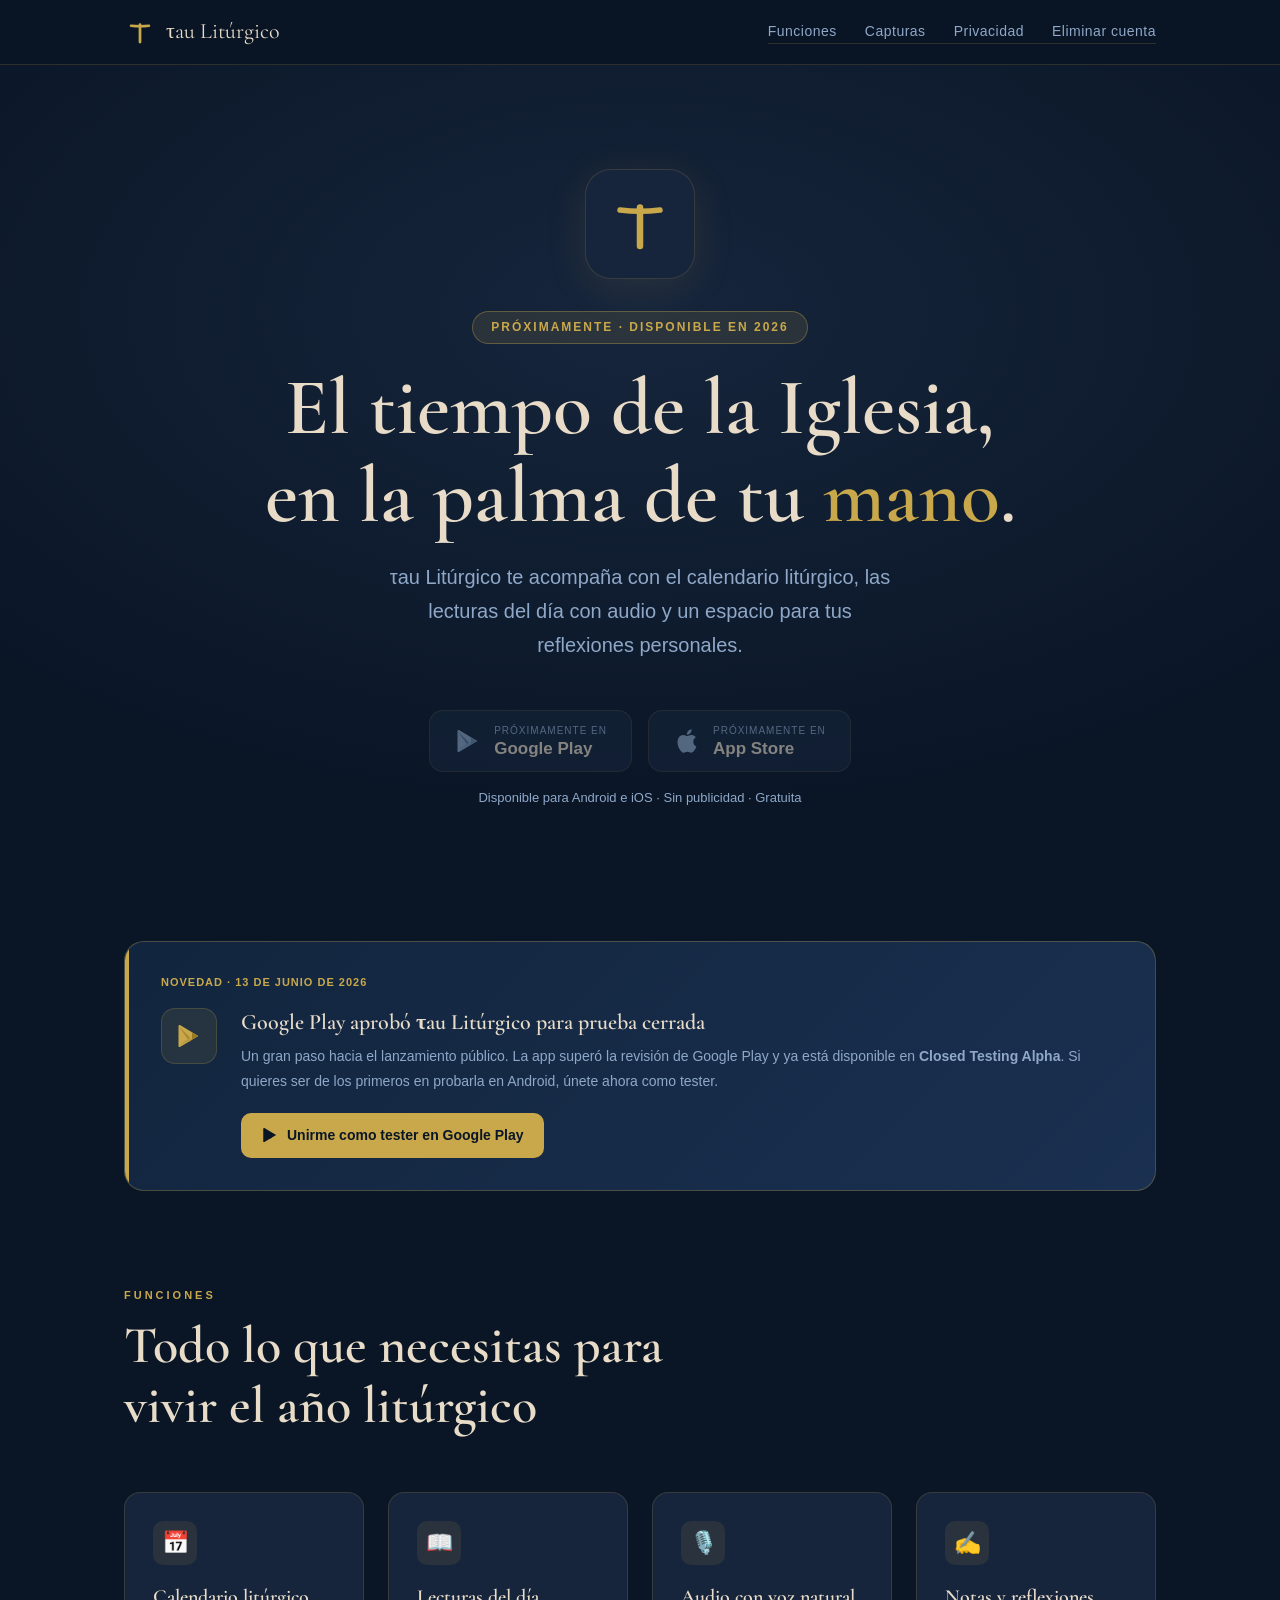
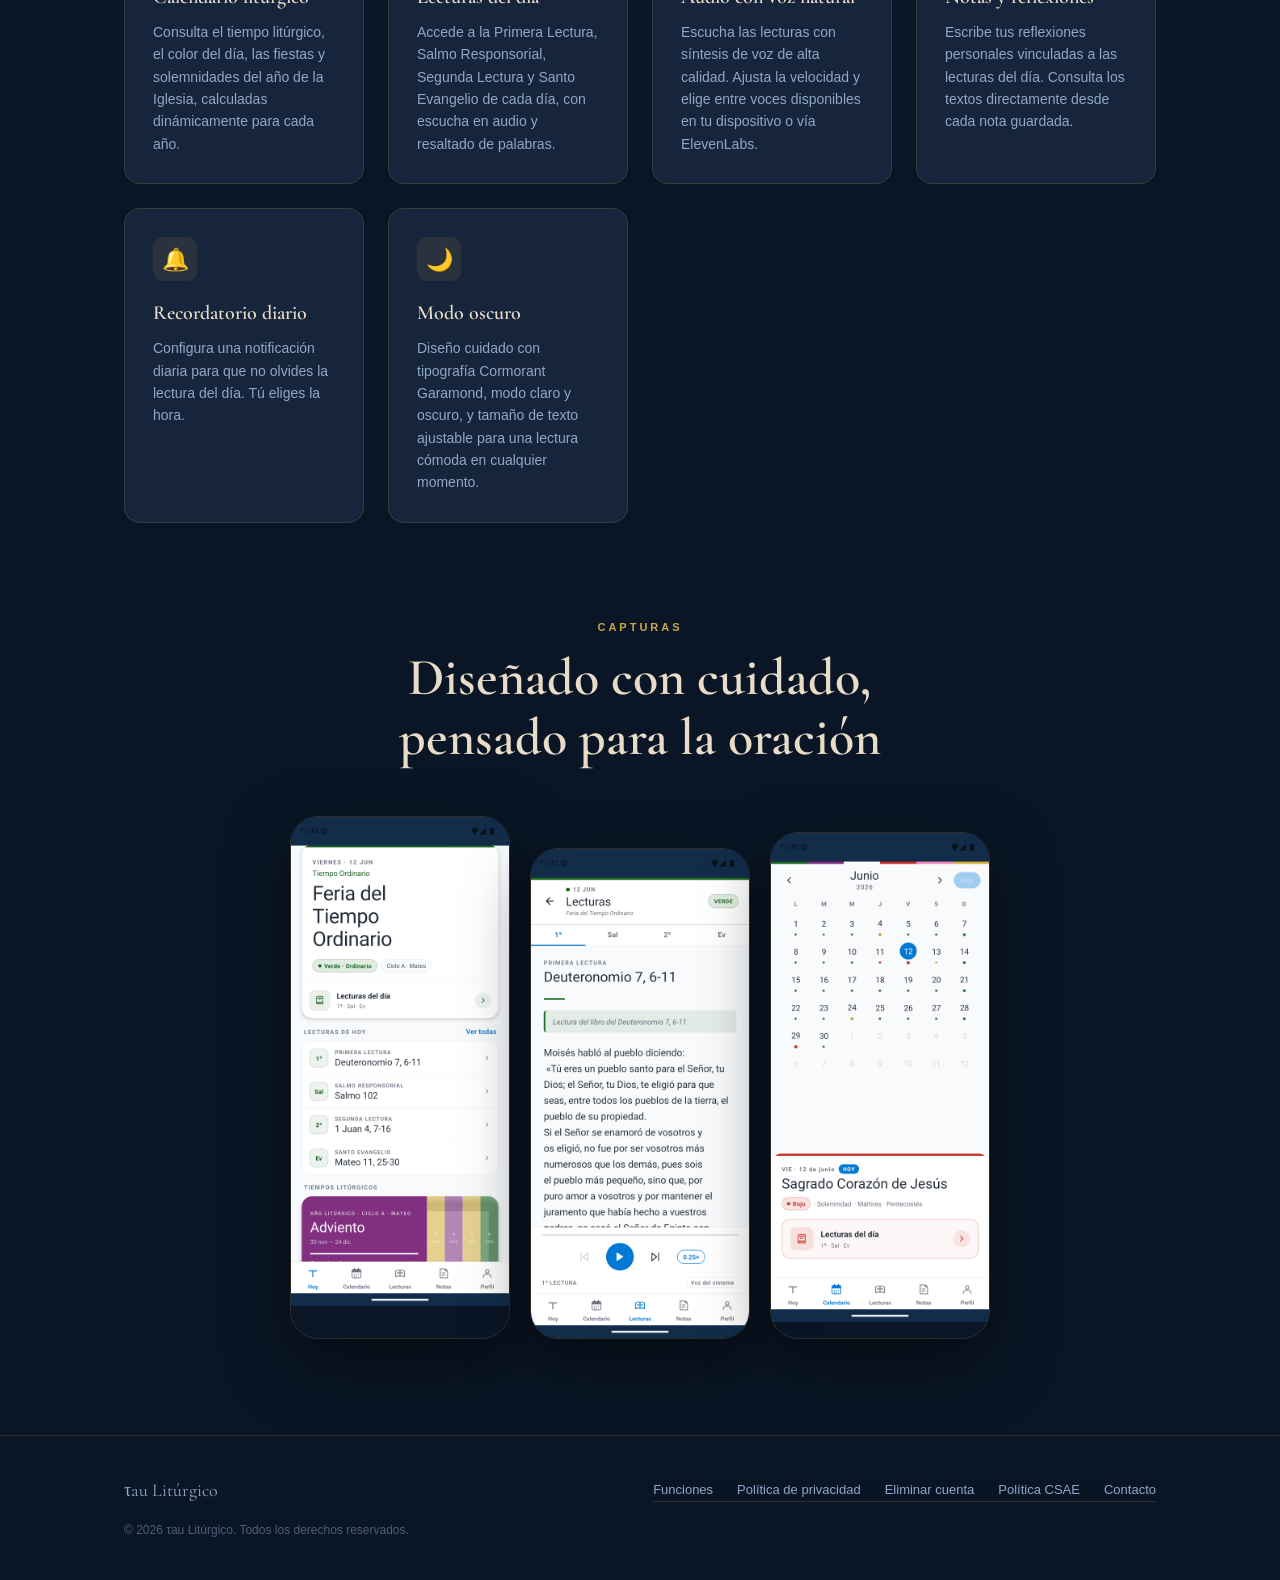
<file: index.html>
<!DOCTYPE html>
<html lang="es">
<head>
  <meta charset="UTF-8"/>
  <meta name="viewport" content="width=device-width, initial-scale=1.0"/>
  <title>τau Litúrgico — Calendario litúrgico católico</title>
  <meta name="description" content="Acompaña tu vida según el ritmo de la liturgia de la Iglesia. Calendario litúrgico, lecturas del día con audio y reflexiones personales."/>
  <meta property="og:title" content="τau Litúrgico"/>
  <meta property="og:description" content="Calendario litúrgico, lecturas y reflexiones para católicos."/>
  <meta property="og:type" content="website"/>
  <meta property="og:url" content="https://www.tauliturgico.org"/>
  <meta property="og:image" content="https://www.tauliturgico.org/og-image.png"/>
  <meta property="og:image:width" content="1200"/>
  <meta property="og:image:height" content="630"/>
  <meta name="twitter:card" content="summary_large_image"/>
  <meta name="twitter:image" content="https://www.tauliturgico.org/og-image.png"/>
  <link rel="icon" type="image/svg+xml" href="favicon.svg"/>
  <link rel="preconnect" href="https://fonts.googleapis.com"/>
  <link rel="preconnect" href="https://fonts.gstatic.com" crossorigin/>
  <link href="https://fonts.googleapis.com/css2?family=Cormorant+Garamond:ital,wght@0,400;0,500;0,600;1,400&display=swap" rel="stylesheet"/>
  <link rel="stylesheet" href="styles.css"/>
</head>
<body>

<!-- ── Nav ───────────────────────────────────────────────── -->
<nav>
  <div class="container nav-inner">
    <a href="index.html" class="nav-brand">
      <svg viewBox="0 0 64 64" fill="none" xmlns="http://www.w3.org/2000/svg">
        <path d="M14 19.5 Q32 21.5 50 19.5" stroke="#C8A84B" stroke-width="5" stroke-linecap="round"/>
        <line x1="32" y1="17" x2="32" y2="52" stroke="#C8A84B" stroke-width="5.5" stroke-linecap="round"/>
      </svg>
      τau Litúrgico
    </a>
    <nav class="nav-links">
      <a href="#features">Funciones</a>
      <a href="#screenshots">Capturas</a>
      <a href="privacy.html">Privacidad</a>
      <a href="delete-account.html">Eliminar cuenta</a>
    </nav>
  </div>
</nav>

<!-- ── Hero ──────────────────────────────────────────────── -->
<section class="hero">
  <div class="container hero-inner">

    <div class="hero-tau">
      <svg viewBox="0 0 72 72" fill="none" xmlns="http://www.w3.org/2000/svg">
        <path d="M16 22 Q36 24.5 56 22" stroke="#C8A84B" stroke-width="5.5" stroke-linecap="round"/>
        <line x1="36" y1="19.5" x2="36" y2="58" stroke="#C8A84B" stroke-width="6.5" stroke-linecap="round"/>
      </svg>
    </div>

    <div class="hero-badge">Próximamente · Disponible en 2026</div>

    <h1>
      El tiempo de la Iglesia,<br/>
      en la palma de tu <span>mano</span>.
    </h1>

    <p class="hero-sub">
      τau Litúrgico te acompaña con el calendario litúrgico,
      las lecturas del día con audio y un espacio para tus reflexiones personales.
    </p>

    <div class="store-badges">
      <!-- Google Play -->
      <div class="badge soon" title="Próximamente en Google Play">
        <svg viewBox="0 0 24 24" fill="none" xmlns="http://www.w3.org/2000/svg">
          <path d="M3 20.5v-17c0-.83 1.008-1.295 1.6-.745L20 12 4.6 21.245C4.008 21.795 3 21.33 3 20.5Z" fill="#8FA8C8"/>
          <path d="M3 3.5L14.5 15l-2 2L3 3.5Z" fill="#5B7A9A"/>
          <path d="M3 20.5L14.5 15l-2-2L3 20.5Z" fill="#7A9AB8"/>
          <path d="M14.5 15L20 12l-5.5-3V15Z" fill="#6A8AAA"/>
        </svg>
        <div class="badge-text">
          <small>Próximamente en</small>
          <strong>Google Play</strong>
        </div>
      </div>

      <!-- App Store -->
      <div class="badge soon" title="Próximamente en App Store">
        <svg viewBox="0 0 24 24" fill="none" xmlns="http://www.w3.org/2000/svg">
          <path d="M18.71 19.5c-.83 1.24-1.71 2.45-3.05 2.47-1.34.03-1.77-.79-3.29-.79-1.53 0-2 .77-3.27.82-1.31.05-2.3-1.32-3.14-2.53C4.25 17 2.94 12.45 4.7 9.39c.87-1.52 2.43-2.48 4.12-2.51 1.28-.02 2.5.87 3.29.87.78 0 2.26-1.07 3.8-.91.65.03 2.47.26 3.64 1.98-.09.06-2.17 1.28-2.15 3.81.03 3.02 2.65 4.03 2.68 4.04-.03.07-.42 1.44-1.38 2.83M13 3.5c.73-.83 1.94-1.46 2.94-1.5.13 1.17-.34 2.35-1.04 3.19-.69.85-1.83 1.51-2.95 1.42-.15-1.15.41-2.35 1.05-3.11Z" fill="#8FA8C8"/>
        </svg>
        <div class="badge-text">
          <small>Próximamente en</small>
          <strong>App Store</strong>
        </div>
      </div>
    </div>

    <p class="store-note">Disponible para Android e iOS · Sin publicidad · Gratuita</p>

  </div>
  <div class="lit-bar"></div>
</section>

<!-- ── News ────────────────────────────────────────────────── -->
<section class="news-section">
  <div class="container">
    <div class="news-card">
      <div class="news-badge">Novedad · 13 de junio de 2026</div>
      <div class="news-body">
        <div class="news-icon-wrap">
          <!-- Google Play icon -->
          <svg viewBox="0 0 24 24" fill="none" xmlns="http://www.w3.org/2000/svg" class="news-play-icon">
            <path d="M3 20.5v-17c0-.83 1.008-1.295 1.6-.745L20 12 4.6 21.245C4.008 21.795 3 21.33 3 20.5Z" fill="#C8A84B"/>
            <path d="M3 3.5L14.5 15l-2 2L3 3.5Z" fill="#A88930"/>
            <path d="M3 20.5L14.5 15l-2-2L3 20.5Z" fill="#B89940"/>
            <path d="M14.5 15L20 12l-5.5-3V15Z" fill="#9A7A20"/>
          </svg>
        </div>
        <div class="news-content">
          <h3>Google Play aprobó τau Litúrgico para prueba cerrada</h3>
          <p>
            Un gran paso hacia el lanzamiento público. La app superó la revisión
            de Google Play y ya está disponible en <strong>Closed Testing Alpha</strong>.
            Si quieres ser de los primeros en probarla en Android,
            únete ahora como tester.
          </p>
          <a href="https://play.google.com/apps/internaltest/4700496855252089982"
             class="news-cta" target="_blank" rel="noopener">
            <svg viewBox="0 0 24 24" fill="none" xmlns="http://www.w3.org/2000/svg" width="18" height="18">
              <path d="M3 20.5v-17c0-.83 1.008-1.295 1.6-.745L20 12 4.6 21.245C4.008 21.795 3 21.33 3 20.5Z" fill="currentColor"/>
              <path d="M3 3.5L14.5 15l-2 2L3 3.5Z" fill="currentColor" opacity=".7"/>
              <path d="M3 20.5L14.5 15l-2-2L3 20.5Z" fill="currentColor" opacity=".8"/>
              <path d="M14.5 15L20 12l-5.5-3V15Z" fill="currentColor" opacity=".6"/>
            </svg>
            Unirme como tester en Google Play
          </a>
        </div>
      </div>
    </div>
  </div>
</section>

<!-- ── Features ───────────────────────────────────────────── -->
<section class="features" id="features">
  <div class="container">
    <p class="section-label">Funciones</p>
    <h2 class="section-title serif">
      Todo lo que necesitas para<br/>vivir el año litúrgico
    </h2>

    <div class="features-grid">

      <div class="feature-card">
        <div class="feature-icon">📅</div>
        <h3>Calendario litúrgico</h3>
        <p>Consulta el tiempo litúrgico, el color del día, las fiestas y solemnidades del año de la Iglesia, calculadas dinámicamente para cada año.</p>
      </div>

      <div class="feature-card">
        <div class="feature-icon">📖</div>
        <h3>Lecturas del día</h3>
        <p>Accede a la Primera Lectura, Salmo Responsorial, Segunda Lectura y Santo Evangelio de cada día, con escucha en audio y resaltado de palabras.</p>
      </div>

      <div class="feature-card">
        <div class="feature-icon">🎙️</div>
        <h3>Audio con voz natural</h3>
        <p>Escucha las lecturas con síntesis de voz de alta calidad. Ajusta la velocidad y elige entre voces disponibles en tu dispositivo o vía ElevenLabs.</p>
      </div>

      <div class="feature-card">
        <div class="feature-icon">✍️</div>
        <h3>Notas y reflexiones</h3>
        <p>Escribe tus reflexiones personales vinculadas a las lecturas del día. Consulta los textos directamente desde cada nota guardada.</p>
      </div>

      <div class="feature-card">
        <div class="feature-icon">🔔</div>
        <h3>Recordatorio diario</h3>
        <p>Configura una notificación diaria para que no olvides la lectura del día. Tú eliges la hora.</p>
      </div>

      <div class="feature-card">
        <div class="feature-icon">🌙</div>
        <h3>Modo oscuro</h3>
        <p>Diseño cuidado con tipografía Cormorant Garamond, modo claro y oscuro, y tamaño de texto ajustable para una lectura cómoda en cualquier momento.</p>
      </div>

    </div>
  </div>
</section>

<!-- ── Screenshots ─────────────────────────────────────────── -->
<section class="screenshots" id="screenshots">
  <div class="container">
    <div class="screenshots-title">
      <p class="section-label">Capturas</p>
      <h2 class="section-title serif" style="margin-bottom:0">
        Diseñado con cuidado,<br/>pensado para la oración
      </h2>
    </div>
    <div class="screenshots-row">
      <div class="screenshot-frame">
        <img src="screenshots/hoy.png" alt="Pantalla de inicio — Hoy" loading="lazy"/>
      </div>
      <div class="screenshot-frame">
        <img src="screenshots/lecturas.png" alt="Lecturas del día con audio" loading="lazy"/>
      </div>
      <div class="screenshot-frame">
        <img src="screenshots/calendario.png" alt="Calendario litúrgico" loading="lazy"/>
      </div>
    </div>
  </div>
</section>

<!-- ── Footer ──────────────────────────────────────────────── -->
<footer>
  <div class="container">
    <div class="footer-inner">
      <span class="footer-brand serif">τau Litúrgico</span>
      <nav class="footer-links">
        <a href="#features">Funciones</a>
        <a href="privacy.html">Política de privacidad</a>
        <a href="delete-account.html">Eliminar cuenta</a>
        <a href="csae-policy.html">Política CSAE</a>
        <a href="mailto:ronaldninodev@gmail.com">Contacto</a>
      </nav>
      <p class="footer-copy">© 2026 τau Litúrgico. Todos los derechos reservados.</p>
    </div>
  </div>
</footer>

</body>
</html>
</file>
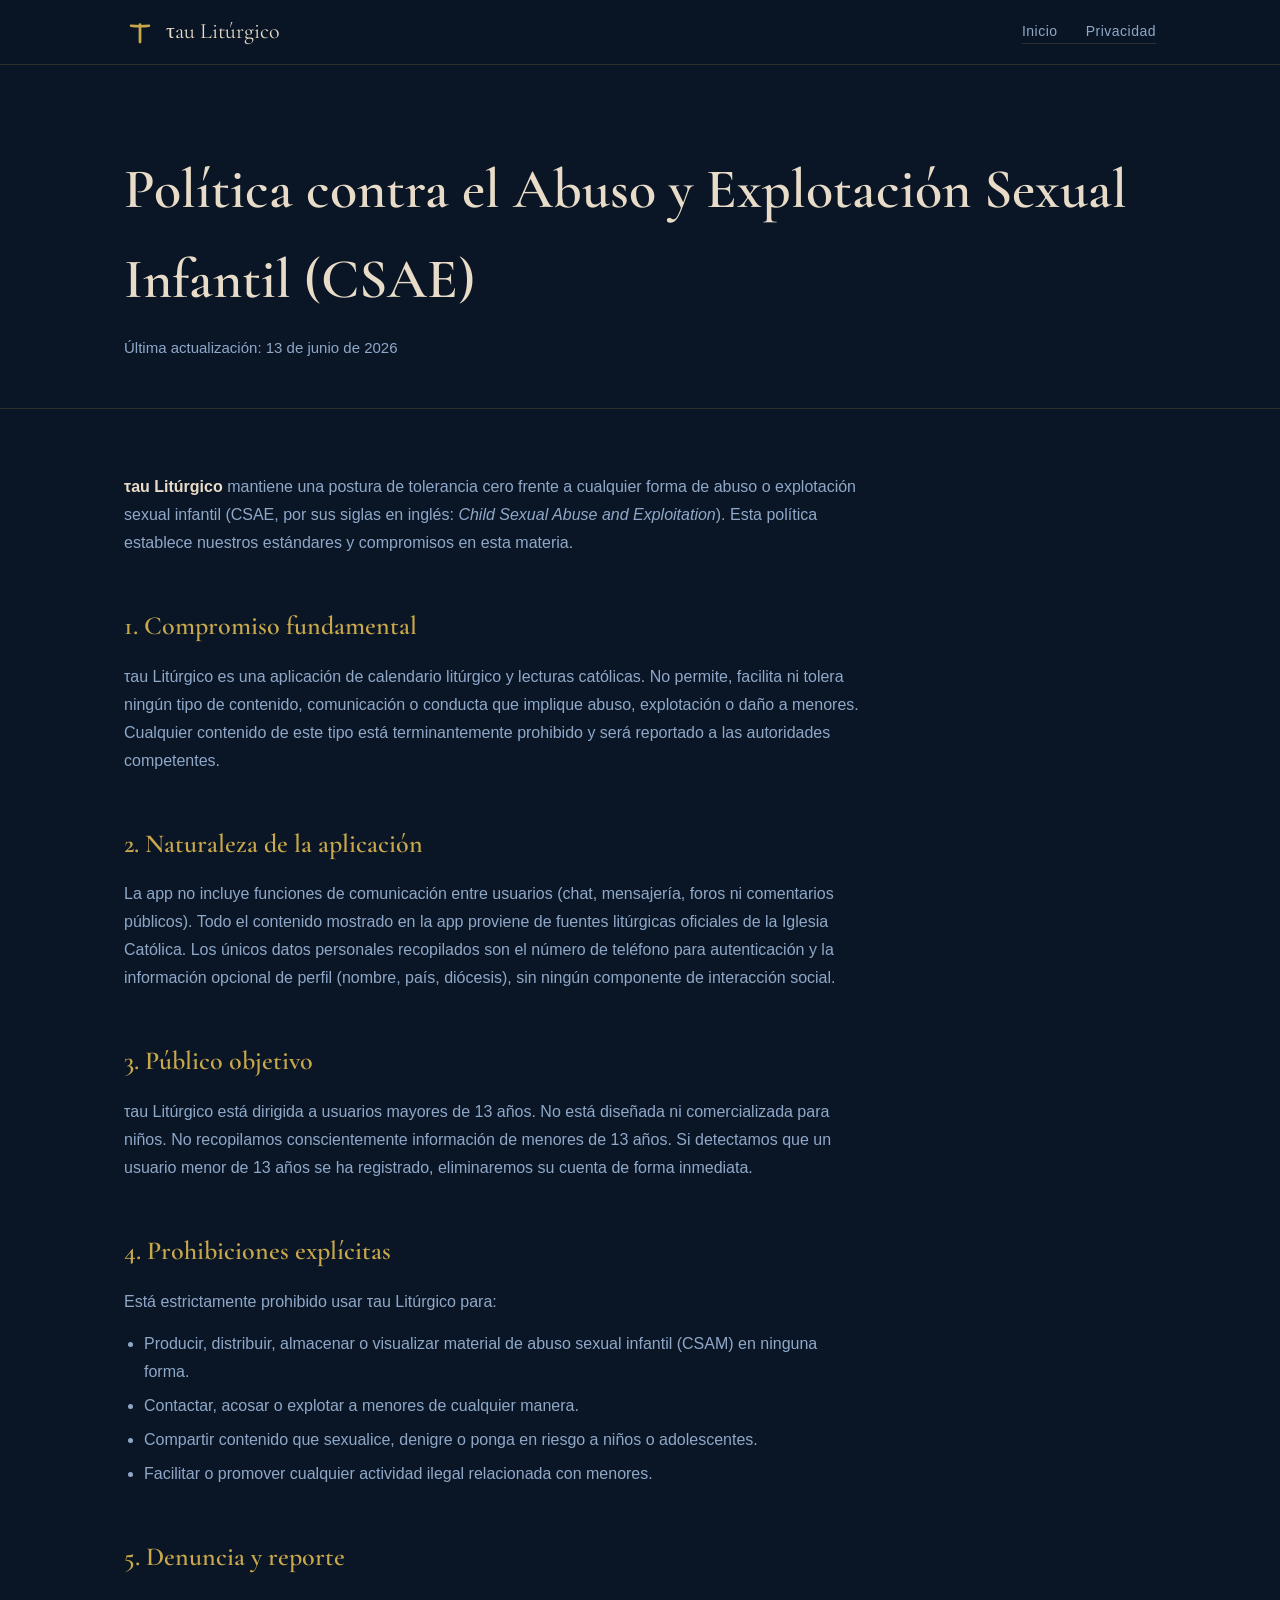
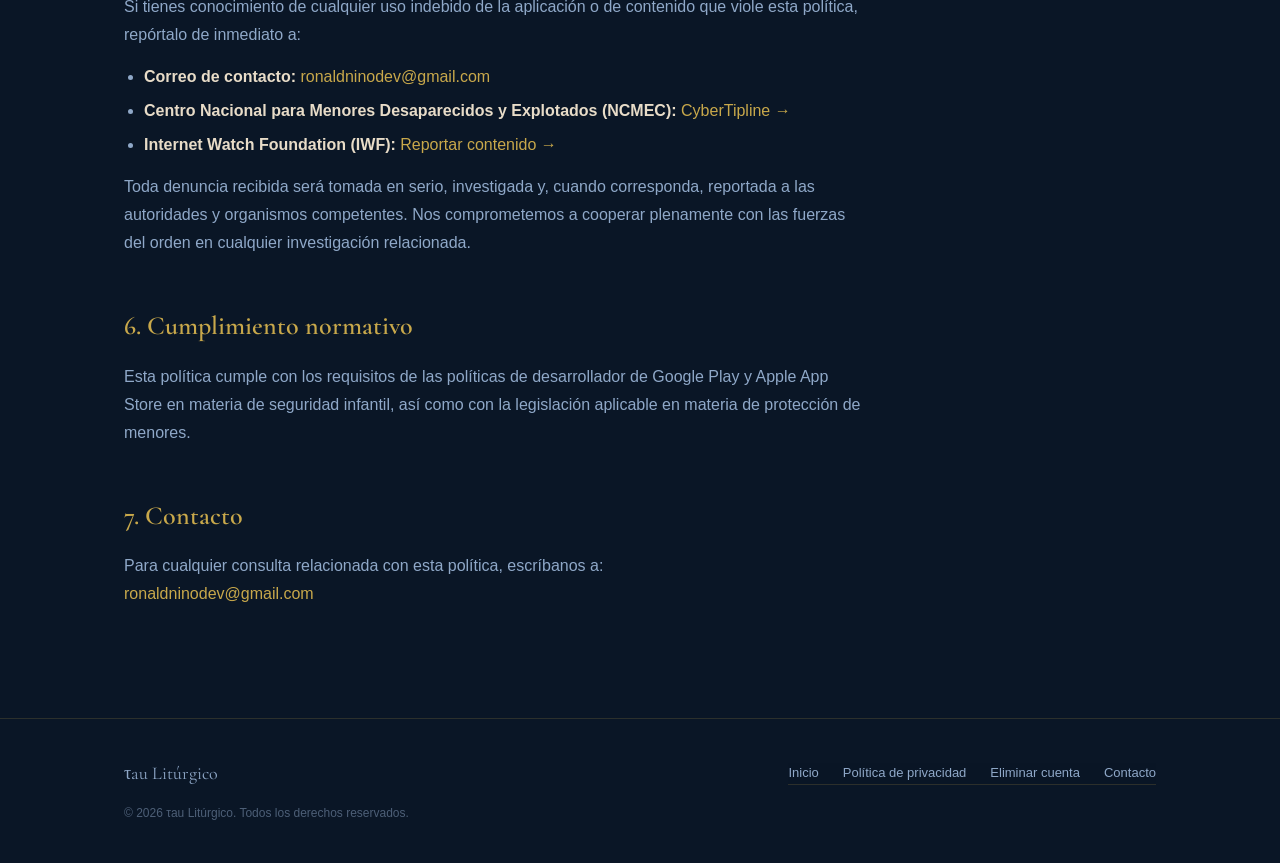
<file: csae-policy.html>
<!DOCTYPE html>
<html lang="es">
<head>
  <meta charset="UTF-8"/>
  <meta name="viewport" content="width=device-width, initial-scale=1.0"/>
  <title>Política contra el CSAE — τau Litúrgico</title>
  <meta name="description" content="Estándares de τau Litúrgico contra el abuso y la explotación sexual infantil (CSAE)."/>
  <link rel="icon" type="image/svg+xml" href="favicon.svg"/>
  <link rel="preconnect" href="https://fonts.googleapis.com"/>
  <link rel="preconnect" href="https://fonts.gstatic.com" crossorigin/>
  <link href="https://fonts.googleapis.com/css2?family=Cormorant+Garamond:ital,wght@0,400;0,500;0,600;1,400&display=swap" rel="stylesheet"/>
  <link rel="stylesheet" href="styles.css"/>
</head>
<body>

<!-- ── Nav ───────────────────────────────────────────────── -->
<nav>
  <div class="container nav-inner">
    <a href="index.html" class="nav-brand">
      <svg viewBox="0 0 64 64" fill="none" xmlns="http://www.w3.org/2000/svg">
        <path d="M14 19.5 Q32 21.5 50 19.5" stroke="#C8A84B" stroke-width="5" stroke-linecap="round"/>
        <line x1="32" y1="17" x2="32" y2="52" stroke="#C8A84B" stroke-width="5.5" stroke-linecap="round"/>
      </svg>
      τau Litúrgico
    </a>
    <nav class="nav-links">
      <a href="index.html">Inicio</a>
      <a href="privacy.html">Privacidad</a>
    </nav>
  </div>
</nav>

<!-- ── Hero ───────────────────────────────────────────────── -->
<div class="privacy-hero">
  <div class="container">
    <h1 class="serif">Política contra el Abuso y Explotación Sexual Infantil (CSAE)</h1>
    <p>Última actualización: 13 de junio de 2026</p>
  </div>
</div>

<!-- ── Body ───────────────────────────────────────────────── -->
<div class="privacy-body">
  <div class="container">
    <article>

      <p>
        <strong>τau Litúrgico</strong> mantiene una postura de tolerancia cero
        frente a cualquier forma de abuso o explotación sexual infantil (CSAE,
        por sus siglas en inglés: <em>Child Sexual Abuse and Exploitation</em>).
        Esta política establece nuestros estándares y compromisos en esta materia.
      </p>

      <h2>1. Compromiso fundamental</h2>
      <p>
        τau Litúrgico es una aplicación de calendario litúrgico y lecturas
        católicas. No permite, facilita ni tolera ningún tipo de contenido,
        comunicación o conducta que implique abuso, explotación o daño a menores.
        Cualquier contenido de este tipo está terminantemente prohibido y será
        reportado a las autoridades competentes.
      </p>

      <h2>2. Naturaleza de la aplicación</h2>
      <p>
        La app no incluye funciones de comunicación entre usuarios
        (chat, mensajería, foros ni comentarios públicos). Todo el contenido
        mostrado en la app proviene de fuentes litúrgicas oficiales de la
        Iglesia Católica. Los únicos datos personales recopilados son el
        número de teléfono para autenticación y la información opcional de perfil
        (nombre, país, diócesis), sin ningún componente de interacción social.
      </p>

      <h2>3. Público objetivo</h2>
      <p>
        τau Litúrgico está dirigida a usuarios mayores de 13 años.
        No está diseñada ni comercializada para niños. No recopilamos
        conscientemente información de menores de 13 años. Si detectamos
        que un usuario menor de 13 años se ha registrado, eliminaremos
        su cuenta de forma inmediata.
      </p>

      <h2>4. Prohibiciones explícitas</h2>
      <p>Está estrictamente prohibido usar τau Litúrgico para:</p>
      <ul>
        <li>Producir, distribuir, almacenar o visualizar material de abuso sexual infantil (CSAM) en ninguna forma.</li>
        <li>Contactar, acosar o explotar a menores de cualquier manera.</li>
        <li>Compartir contenido que sexualice, denigre o ponga en riesgo a niños o adolescentes.</li>
        <li>Facilitar o promover cualquier actividad ilegal relacionada con menores.</li>
      </ul>

      <h2>5. Denuncia y reporte</h2>
      <p>
        Si tienes conocimiento de cualquier uso indebido de la aplicación o
        de contenido que viole esta política, repórtalo de inmediato a:
      </p>
      <ul>
        <li>
          <strong>Correo de contacto:</strong>
          <a href="mailto:ronaldninodev@gmail.com">ronaldninodev@gmail.com</a>
        </li>
        <li>
          <strong>Centro Nacional para Menores Desaparecidos y Explotados (NCMEC):</strong>
          <a href="https://www.missingkids.org/gethelpnow/cybertipline" target="_blank" rel="noopener">
            CyberTipline →
          </a>
        </li>
        <li>
          <strong>Internet Watch Foundation (IWF):</strong>
          <a href="https://www.iwf.org.uk/report/" target="_blank" rel="noopener">
            Reportar contenido →
          </a>
        </li>
      </ul>
      <p>
        Toda denuncia recibida será tomada en serio, investigada y, cuando
        corresponda, reportada a las autoridades y organismos competentes.
        Nos comprometemos a cooperar plenamente con las fuerzas del orden
        en cualquier investigación relacionada.
      </p>

      <h2>6. Cumplimiento normativo</h2>
      <p>
        Esta política cumple con los requisitos de las políticas de desarrollador
        de Google Play y Apple App Store en materia de seguridad infantil, así
        como con la legislación aplicable en materia de protección de menores.
      </p>

      <h2>7. Contacto</h2>
      <p>
        Para cualquier consulta relacionada con esta política, escríbanos a:<br/>
        <a href="mailto:ronaldninodev@gmail.com">ronaldninodev@gmail.com</a>
      </p>

    </article>
  </div>
</div>

<!-- ── Footer ──────────────────────────────────────────────── -->
<footer>
  <div class="container">
    <div class="footer-inner">
      <span class="footer-brand serif">τau Litúrgico</span>
      <nav class="footer-links">
        <a href="index.html">Inicio</a>
        <a href="privacy.html">Política de privacidad</a>
        <a href="delete-account.html">Eliminar cuenta</a>
        <a href="mailto:ronaldninodev@gmail.com">Contacto</a>
      </nav>
      <p class="footer-copy">© 2026 τau Litúrgico. Todos los derechos reservados.</p>
    </div>
  </div>
</footer>

</body>
</html>
</file>
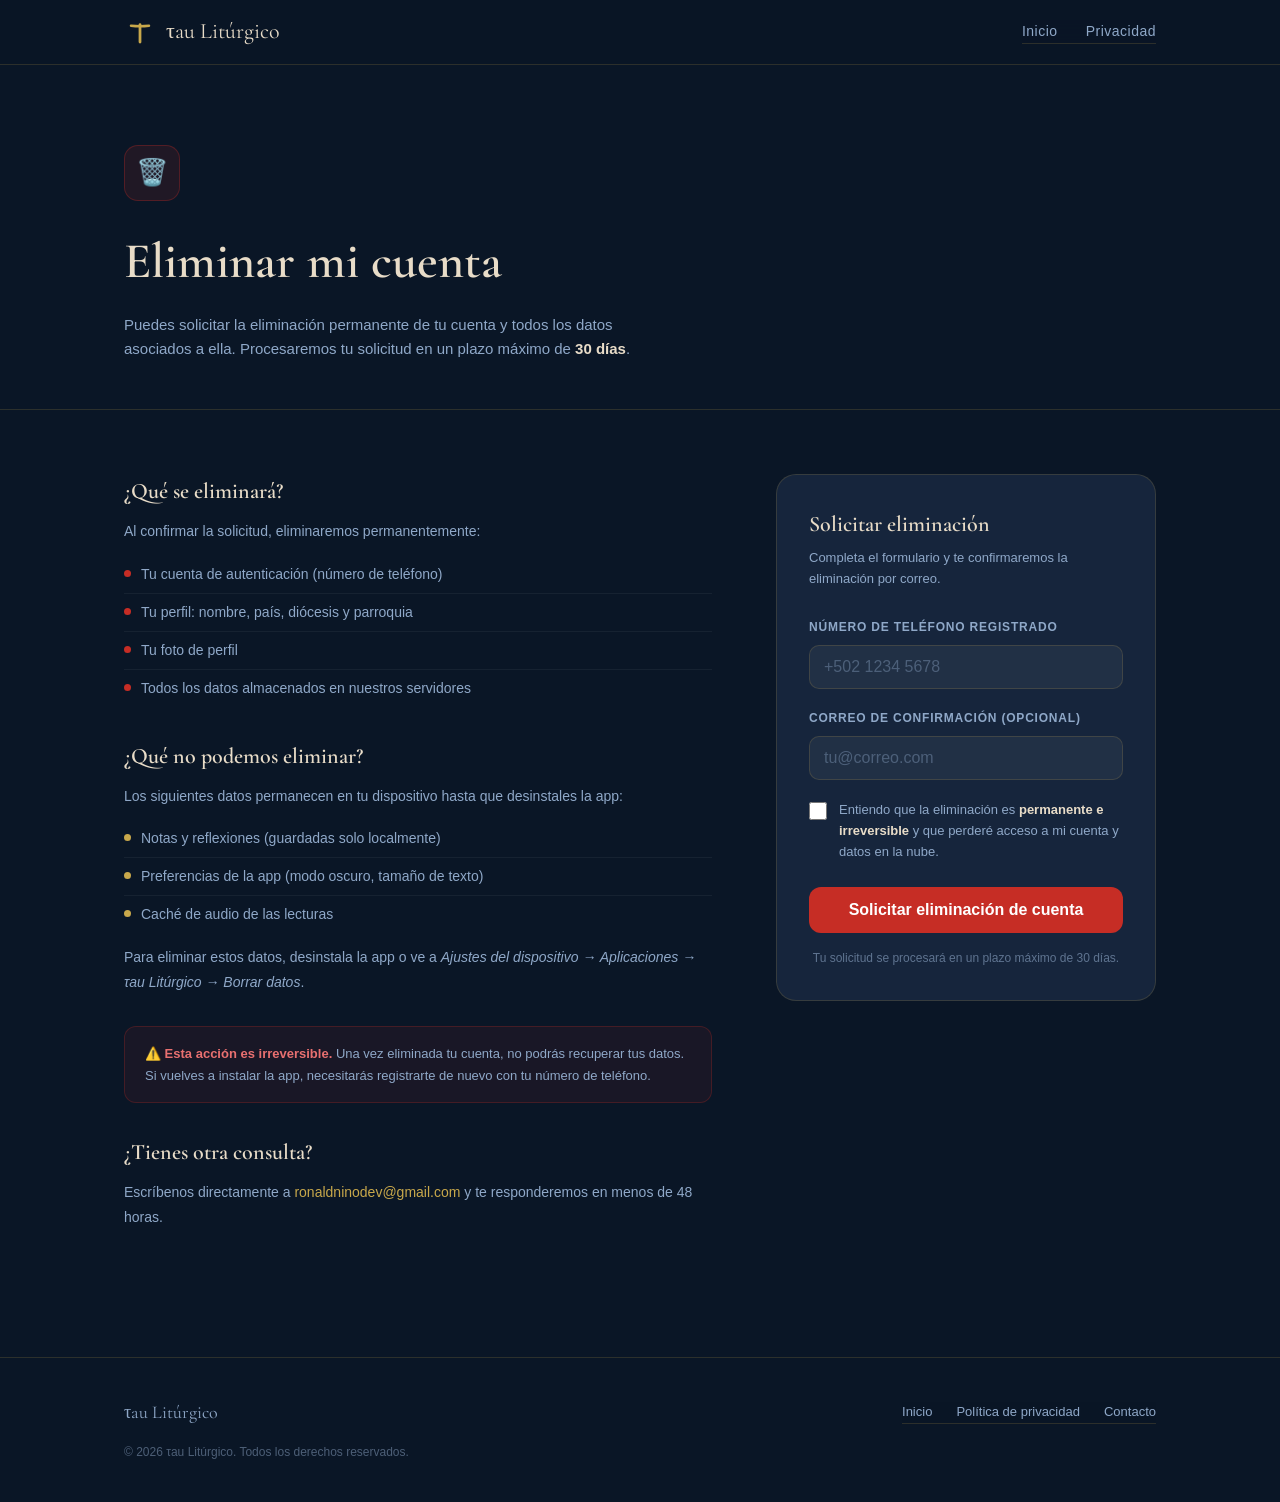
<file: delete-account.html>
<!DOCTYPE html>
<html lang="es">
<head>
  <meta charset="UTF-8"/>
  <meta name="viewport" content="width=device-width, initial-scale=1.0"/>
  <title>Eliminar cuenta — τau Litúrgico</title>
  <meta name="description" content="Solicita la eliminación de tu cuenta y todos tus datos personales en τau Litúrgico."/>
  <link rel="icon" type="image/svg+xml" href="favicon.svg"/>
  <link rel="preconnect" href="https://fonts.googleapis.com"/>
  <link rel="preconnect" href="https://fonts.gstatic.com" crossorigin/>
  <link href="https://fonts.googleapis.com/css2?family=Cormorant+Garamond:ital,wght@0,400;0,500;0,600;1,400&display=swap" rel="stylesheet"/>
  <link rel="stylesheet" href="styles.css"/>
  <style>
    .delete-hero {
      padding: 80px 0 48px;
      border-bottom: 1px solid var(--border);
    }
    .delete-hero .icon {
      width: 56px; height: 56px;
      background: rgba(198,45,37,.12);
      border: 1px solid rgba(198,45,37,.3);
      border-radius: 14px;
      display: flex; align-items: center; justify-content: center;
      font-size: 26px; margin-bottom: 20px;
    }
    .delete-hero h1 {
      font-family: var(--serif);
      font-size: clamp(32px, 5vw, 50px);
      font-weight: 600; color: var(--text); margin-bottom: 12px;
    }
    .delete-hero p { color: var(--muted); font-size: 15px; max-width: 560px; }

    .delete-body { padding: 64px 0 96px; }
    .delete-layout {
      display: grid;
      grid-template-columns: 1fr 380px;
      gap: 64px; align-items: start;
    }

    /* Info column */
    .info-block { margin-bottom: 32px; }
    .info-block h2 {
      font-family: var(--serif); font-size: 22px;
      font-weight: 600; color: var(--text); margin-bottom: 10px;
    }
    .info-block p { color: var(--muted); font-size: 14px; line-height: 1.75; }
    .data-list { list-style: none; padding: 0; margin: 12px 0 0; }
    .data-list li {
      display: flex; align-items: flex-start; gap: 10px;
      color: var(--muted); font-size: 14px;
      padding: 8px 0; border-bottom: 1px solid rgba(255,255,255,.05);
      line-height: 1.5;
    }
    .data-list li:last-child { border-bottom: none; }
    .data-list li span.dot {
      width: 7px; height: 7px; border-radius: 50%;
      background: #C62D25; flex-shrink: 0; margin-top: 6px;
    }
    .data-list li span.dot.keep { background: var(--gold); }

    .warning-box {
      background: rgba(198,45,37,.08);
      border: 1px solid rgba(198,45,37,.25);
      border-radius: 12px;
      padding: 16px 20px;
      color: var(--muted);
      font-size: 13px; line-height: 1.65;
      margin-top: 8px;
    }
    .warning-box strong { color: #E87070; }

    /* Form column */
    .form-card {
      background: var(--navy-mid);
      border: 1px solid var(--border);
      border-radius: 20px;
      padding: 32px;
      position: sticky; top: 84px;
    }
    .form-card h3 {
      font-family: var(--serif); font-size: 22px;
      font-weight: 600; color: var(--text); margin-bottom: 6px;
    }
    .form-card .form-sub {
      font-size: 13px; color: var(--muted); margin-bottom: 28px;
    }

    .field { margin-bottom: 20px; }
    .field label {
      display: block; font-size: 12px; font-weight: 600;
      letter-spacing: .8px; text-transform: uppercase;
      color: var(--muted); margin-bottom: 8px;
    }
    .field input[type="tel"],
    .field input[type="email"] {
      width: 100%;
      background: rgba(255,255,255,.05);
      border: 1.5px solid var(--border);
      border-radius: 10px;
      padding: 12px 14px;
      color: var(--text); font-size: 16px;
      outline: none;
      transition: border-color .2s;
      -webkit-appearance: none;
    }
    .field input:focus {
      border-color: rgba(200,168,75,.5);
    }
    .field input::placeholder { color: rgba(143,168,200,.4); }

    .check-label {
      display: flex; gap: 12px; align-items: flex-start;
      cursor: pointer; margin-bottom: 24px;
    }
    .check-label input[type="checkbox"] {
      width: 18px; height: 18px; flex-shrink: 0;
      accent-color: #C62D25; margin-top: 2px;
    }
    .check-label span {
      font-size: 13px; color: var(--muted); line-height: 1.6;
    }
    .check-label span strong { color: var(--text); }

    .btn-delete {
      width: 100%;
      background: #C62D25;
      color: #fff;
      border: none; border-radius: 12px;
      padding: 14px;
      font-size: 16px; font-weight: 600;
      cursor: pointer;
      transition: background .2s, opacity .2s;
    }
    .btn-delete:hover { background: #a82520; }
    .btn-delete:disabled { opacity: .4; cursor: not-allowed; }

    .form-footer {
      margin-top: 16px; text-align: center;
      font-size: 12px; color: rgba(143,168,200,.6);
    }

    /* States */
    #success-state {
      display: none; text-align: center; padding: 16px 0;
    }
    #success-state .success-icon {
      font-size: 48px; margin-bottom: 16px;
    }
    #success-state h3 {
      font-family: var(--serif); font-size: 22px;
      color: var(--text); margin-bottom: 8px;
    }
    #success-state p {
      font-size: 14px; color: var(--muted); line-height: 1.65;
    }
    #error-msg {
      display: none;
      background: rgba(198,45,37,.1);
      border: 1px solid rgba(198,45,37,.3);
      border-radius: 8px;
      padding: 10px 14px;
      font-size: 13px; color: #E87070;
      margin-bottom: 16px;
    }

    @media (max-width: 768px) {
      .delete-layout { grid-template-columns: 1fr; gap: 40px; }
      .form-card { position: static; }
    }
  </style>
</head>
<body>

<!-- ── Nav ───────────────────────────────────────────────── -->
<nav>
  <div class="container nav-inner">
    <a href="index.html" class="nav-brand">
      <svg viewBox="0 0 64 64" fill="none" xmlns="http://www.w3.org/2000/svg">
        <path d="M14 19.5 Q32 21.5 50 19.5" stroke="#C8A84B" stroke-width="5" stroke-linecap="round"/>
        <line x1="32" y1="17" x2="32" y2="52" stroke="#C8A84B" stroke-width="5.5" stroke-linecap="round"/>
      </svg>
      τau Litúrgico
    </a>
    <nav class="nav-links">
      <a href="index.html">Inicio</a>
      <a href="privacy.html">Privacidad</a>
    </nav>
  </div>
</nav>

<!-- ── Hero ──────────────────────────────────────────────── -->
<div class="delete-hero">
  <div class="container">
    <div class="icon">🗑️</div>
    <h1 class="serif">Eliminar mi cuenta</h1>
    <p>
      Puedes solicitar la eliminación permanente de tu cuenta y todos
      los datos asociados a ella. Procesaremos tu solicitud en un
      plazo máximo de <strong style="color:var(--text)">30 días</strong>.
    </p>
  </div>
</div>

<!-- ── Body ──────────────────────────────────────────────── -->
<div class="delete-body">
  <div class="container">
    <div class="delete-layout">

      <!-- Info -->
      <div>
        <div class="info-block">
          <h2>¿Qué se eliminará?</h2>
          <p>Al confirmar la solicitud, eliminaremos permanentemente:</p>
          <ul class="data-list">
            <li><span class="dot"></span>Tu cuenta de autenticación (número de teléfono)</li>
            <li><span class="dot"></span>Tu perfil: nombre, país, diócesis y parroquia</li>
            <li><span class="dot"></span>Tu foto de perfil</li>
            <li><span class="dot"></span>Todos los datos almacenados en nuestros servidores</li>
          </ul>
        </div>

        <div class="info-block">
          <h2>¿Qué no podemos eliminar?</h2>
          <p>Los siguientes datos permanecen en tu dispositivo hasta que desinstales la app:</p>
          <ul class="data-list">
            <li><span class="dot keep"></span>Notas y reflexiones (guardadas solo localmente)</li>
            <li><span class="dot keep"></span>Preferencias de la app (modo oscuro, tamaño de texto)</li>
            <li><span class="dot keep"></span>Caché de audio de las lecturas</li>
          </ul>
          <p style="margin-top:12px">
            Para eliminar estos datos, desinstala la app o ve a
            <em>Ajustes del dispositivo → Aplicaciones → τau Litúrgico → Borrar datos</em>.
          </p>
        </div>

        <div class="info-block">
          <div class="warning-box">
            <strong>⚠️ Esta acción es irreversible.</strong> Una vez eliminada tu cuenta,
            no podrás recuperar tus datos. Si vuelves a instalar la app, necesitarás
            registrarte de nuevo con tu número de teléfono.
          </div>
        </div>

        <div class="info-block">
          <h2>¿Tienes otra consulta?</h2>
          <p>
            Escríbenos directamente a
            <a href="mailto:ronaldninodev@gmail.com">ronaldninodev@gmail.com</a>
            y te responderemos en menos de 48 horas.
          </p>
        </div>
      </div>

      <!-- Form -->
      <div class="form-card">
        <div id="form-state">
          <h3>Solicitar eliminación</h3>
          <p class="form-sub">Completa el formulario y te confirmaremos la eliminación por correo.</p>

          <div id="error-msg"></div>

          <form id="delete-form">
            <div class="field">
              <label for="phone">Número de teléfono registrado</label>
              <input type="tel" id="phone" name="phone"
                     placeholder="+502 1234 5678" required
                     autocomplete="tel"/>
            </div>

            <div class="field">
              <label for="email">Correo de confirmación (opcional)</label>
              <input type="email" id="email" name="email"
                     placeholder="tu@correo.com"
                     autocomplete="email"/>
            </div>

            <label class="check-label">
              <input type="checkbox" id="confirm" required/>
              <span>
                Entiendo que la eliminación es <strong>permanente e irreversible</strong>
                y que perderé acceso a mi cuenta y datos en la nube.
              </span>
            </label>

            <button type="submit" class="btn-delete" id="submit-btn">
              Solicitar eliminación de cuenta
            </button>
          </form>

          <p class="form-footer">
            Tu solicitud se procesará en un plazo máximo de 30 días.
          </p>
        </div>

        <div id="success-state">
          <div class="success-icon">✅</div>
          <h3>Solicitud recibida</h3>
          <p>
            Hemos recibido tu solicitud de eliminación.<br/>
            Procesaremos la eliminación de tu cuenta y datos en
            un plazo máximo de <strong style="color:var(--text)">30 días</strong>.<br/><br/>
            Si proporcionaste un correo, te notificaremos cuando
            el proceso esté completo.
          </p>
        </div>
      </div>

    </div>
  </div>
</div>

<!-- ── Footer ──────────────────────────────────────────────── -->
<footer>
  <div class="container">
    <div class="footer-inner">
      <span class="footer-brand serif">τau Litúrgico</span>
      <nav class="footer-links">
        <a href="index.html">Inicio</a>
        <a href="privacy.html">Política de privacidad</a>
        <a href="mailto:ronaldninodev@gmail.com">Contacto</a>
      </nav>
      <p class="footer-copy">© 2026 τau Litúrgico. Todos los derechos reservados.</p>
    </div>
  </div>
</footer>

<script>
  const form     = document.getElementById('delete-form');
  const btn      = document.getElementById('submit-btn');
  const errMsg   = document.getElementById('error-msg');
  const formState    = document.getElementById('form-state');
  const successState = document.getElementById('success-state');

  // Reemplaza esta URL con tu endpoint de Formspree:
  // 1. Regístrate gratis en https://formspree.io
  // 2. Crea un nuevo formulario → copia el endpoint
  // 3. Pega aquí: 'https://formspree.io/f/TU_FORM_ID'
  const FORMSPREE_ENDPOINT = 'https://formspree.io/f/mrevoybk';

  form.addEventListener('submit', async (e) => {
    e.preventDefault();
    errMsg.style.display = 'none';
    btn.disabled = true;
    btn.textContent = 'Enviando…';

    const phone = document.getElementById('phone').value.trim();
    const email = document.getElementById('email').value.trim();

    try {
      const res = await fetch(FORMSPREE_ENDPOINT, {
        method: 'POST',
        headers: { 'Content-Type': 'application/json', 'Accept': 'application/json' },
        body: JSON.stringify({
          phone,
          email: email || '(no proporcionado)',
          subject: `Solicitud de eliminación — ${phone}`,
          _subject: `[τau Litúrgico] Eliminar cuenta: ${phone}`,
        }),
      });

      if (res.ok) {
        formState.style.display    = 'none';
        successState.style.display = 'block';
      } else {
        throw new Error('Error en el servidor');
      }
    } catch {
      errMsg.textContent = 'No se pudo enviar la solicitud. Escríbenos directamente a ronaldninodev@gmail.com';
      errMsg.style.display = 'block';
      btn.disabled = false;
      btn.textContent = 'Solicitar eliminación de cuenta';
    }
  });
</script>

</body>
</html>
</file>
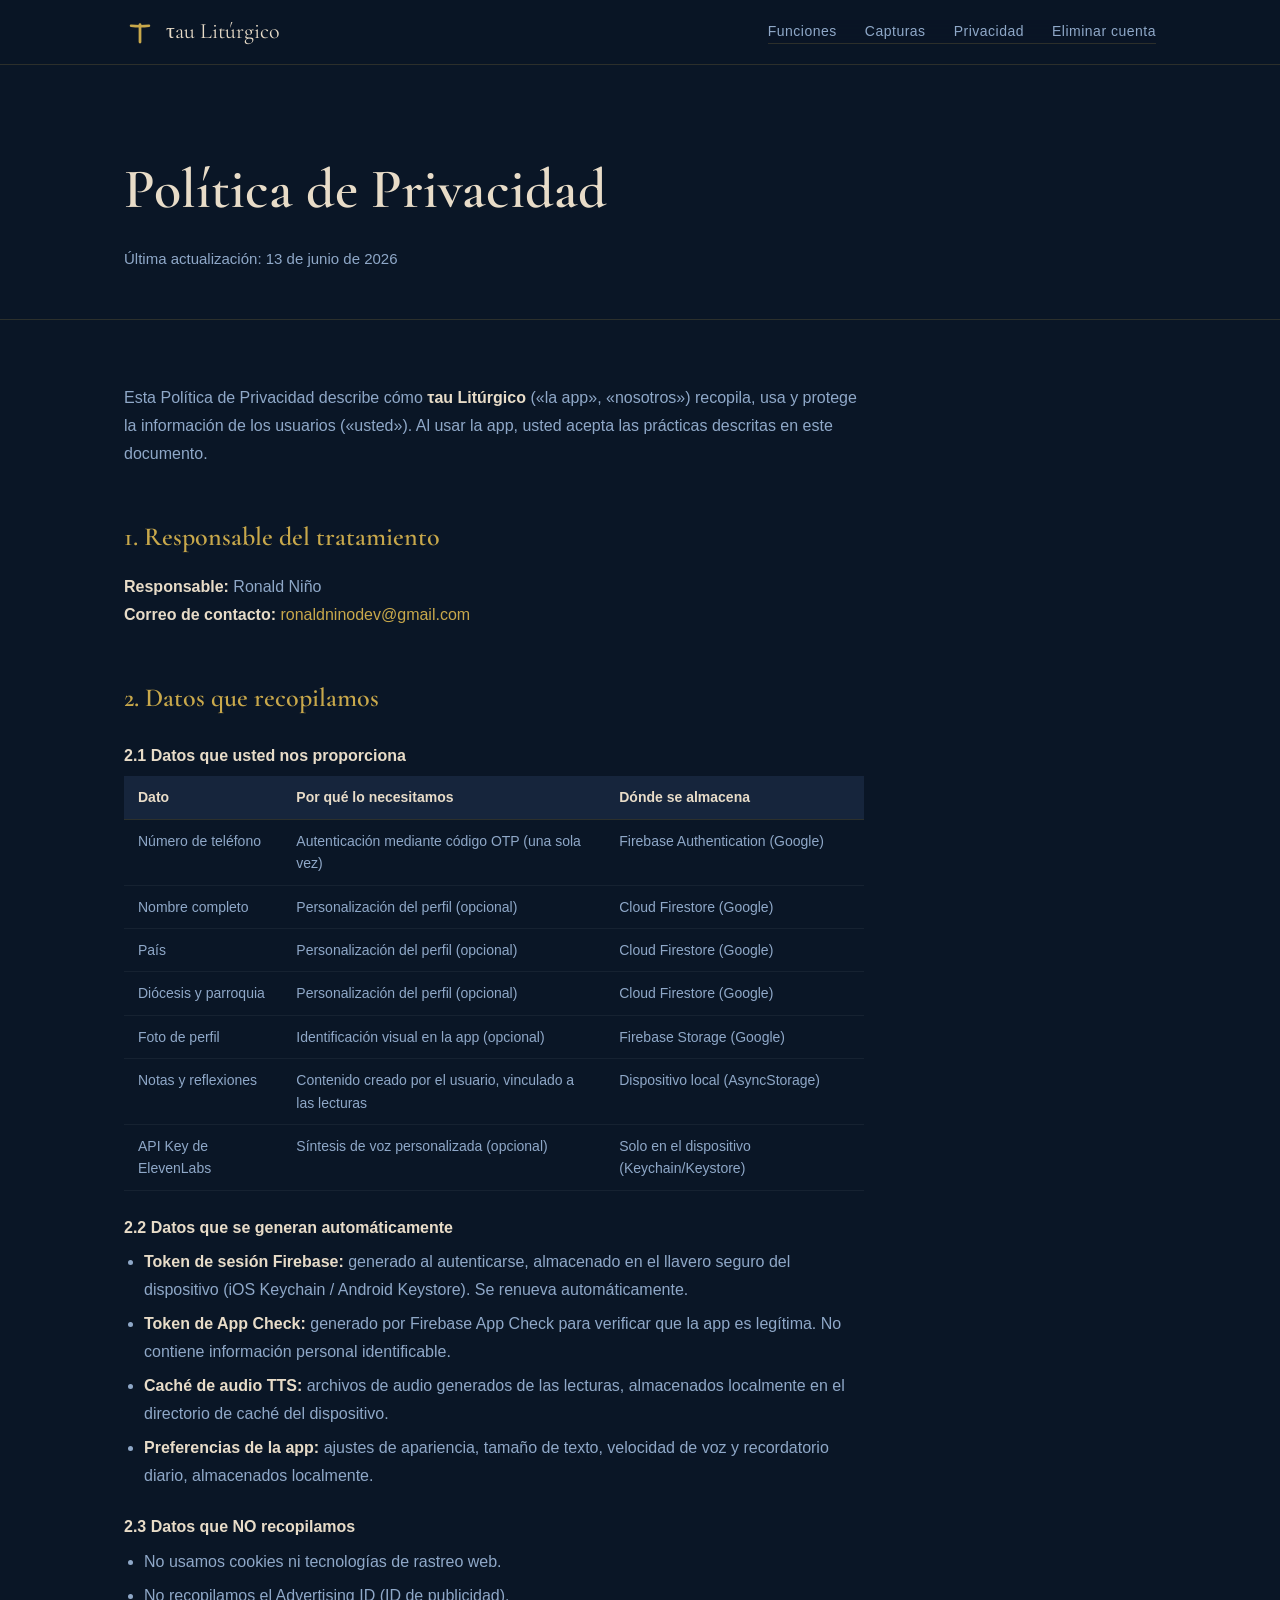
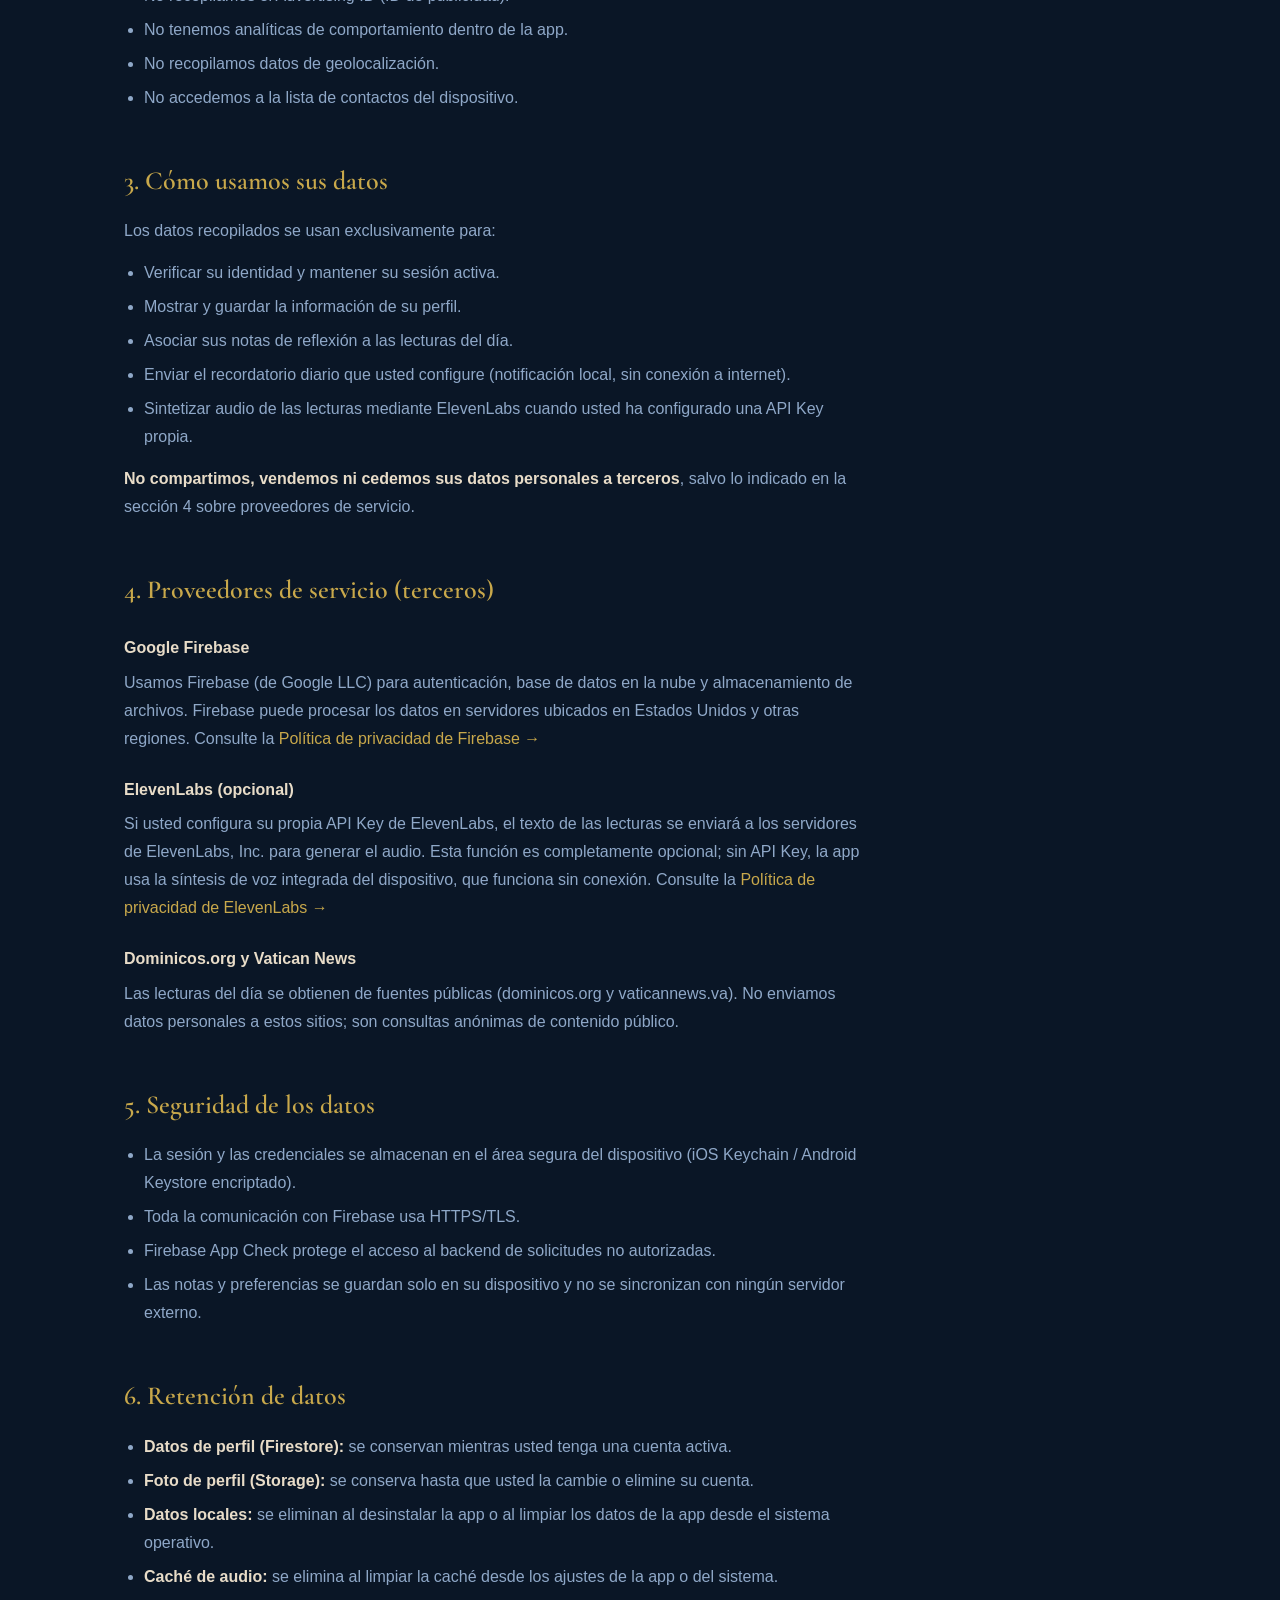
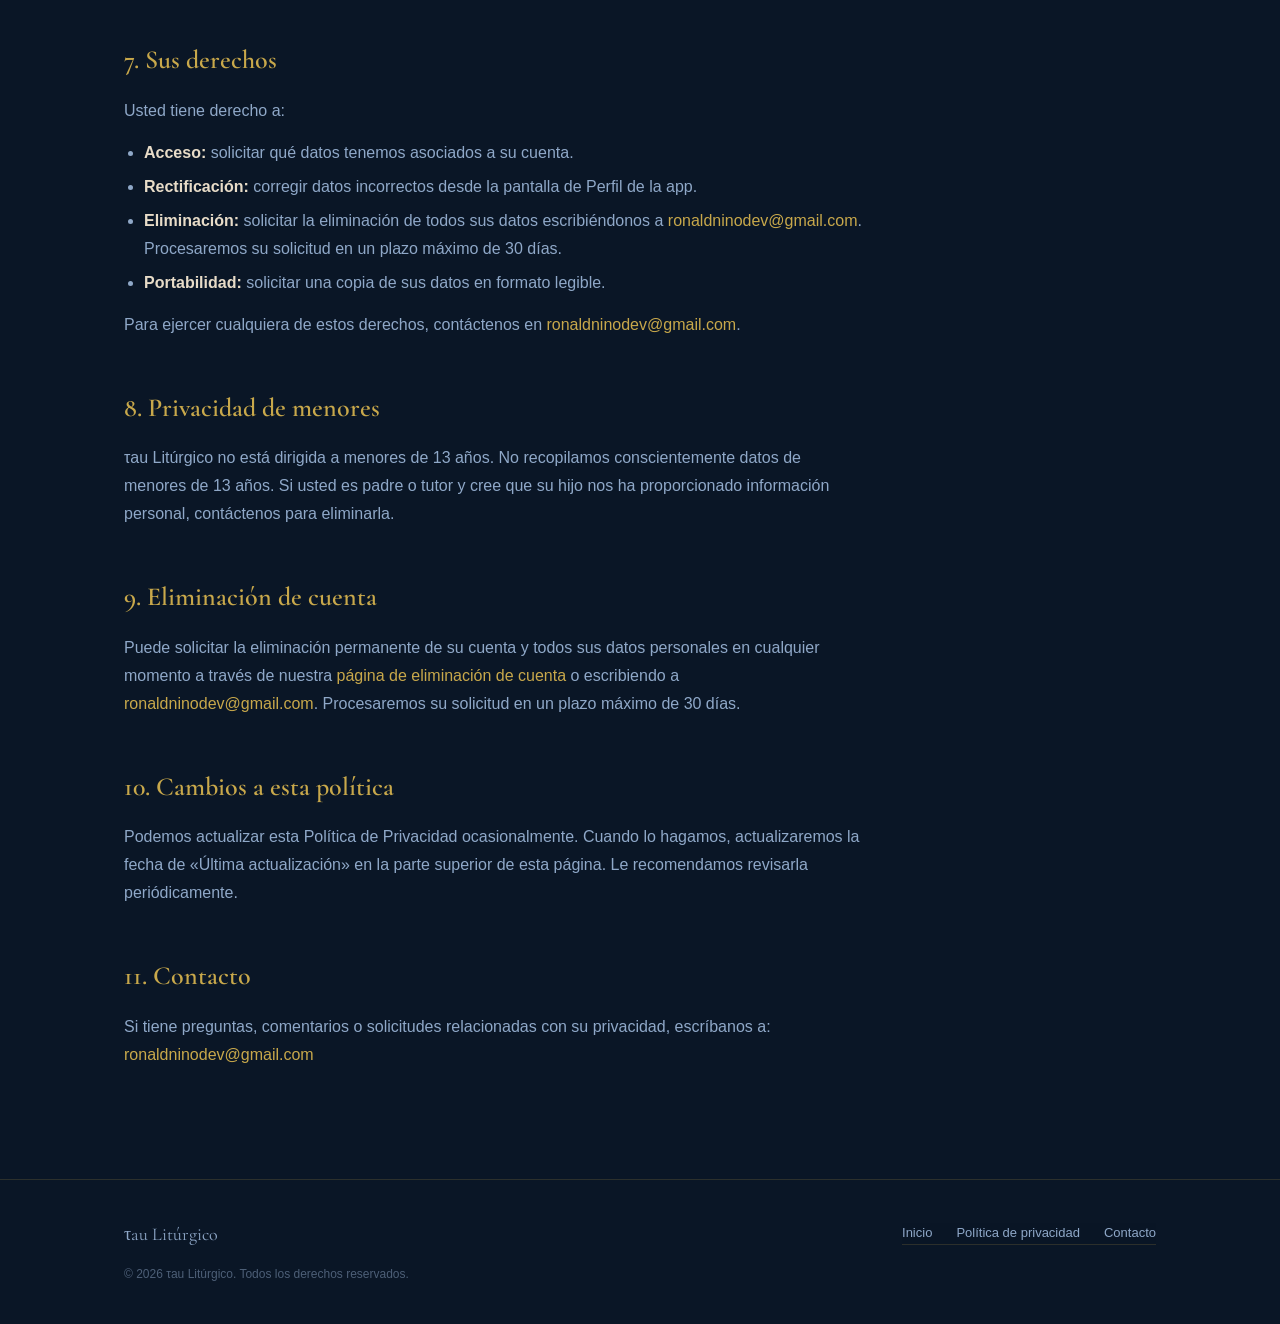
<file: privacy.html>
<!DOCTYPE html>
<html lang="es">
<head>
  <meta charset="UTF-8"/>
  <meta name="viewport" content="width=device-width, initial-scale=1.0"/>
  <title>Política de Privacidad — τau Litúrgico</title>
  <meta name="description" content="Política de privacidad de τau Litúrgico. Información sobre qué datos recopilamos y cómo los usamos."/>
  <link rel="icon" type="image/svg+xml" href="favicon.svg"/>
  <link rel="preconnect" href="https://fonts.googleapis.com"/>
  <link rel="preconnect" href="https://fonts.gstatic.com" crossorigin/>
  <link href="https://fonts.googleapis.com/css2?family=Cormorant+Garamond:ital,wght@0,400;0,500;0,600;1,400&display=swap" rel="stylesheet"/>
  <link rel="stylesheet" href="styles.css"/>
</head>
<body>

<!-- ── Nav ───────────────────────────────────────────────── -->
<nav>
  <div class="container nav-inner">
    <a href="index.html" class="nav-brand">
      <svg viewBox="0 0 64 64" fill="none" xmlns="http://www.w3.org/2000/svg">
        <path d="M14 19.5 Q32 21.5 50 19.5" stroke="#C8A84B" stroke-width="5" stroke-linecap="round"/>
        <line x1="32" y1="17" x2="32" y2="52" stroke="#C8A84B" stroke-width="5.5" stroke-linecap="round"/>
      </svg>
      τau Litúrgico
    </a>
    <nav class="nav-links">
      <a href="index.html#features">Funciones</a>
      <a href="index.html#screenshots">Capturas</a>
      <a href="privacy.html">Privacidad</a>
      <a href="delete-account.html">Eliminar cuenta</a>
    </nav>
  </div>
</nav>

<!-- ── Privacy hero ───────────────────────────────────────── -->
<div class="privacy-hero">
  <div class="container">
    <h1 class="serif">Política de Privacidad</h1>
    <p>Última actualización: 13 de junio de 2026</p>
  </div>
</div>

<!-- ── Privacy body ───────────────────────────────────────── -->
<div class="privacy-body">
  <div class="container">
    <article>

      <p>
        Esta Política de Privacidad describe cómo <strong>τau Litúrgico</strong>
        («la app», «nosotros») recopila, usa y protege la información de los
        usuarios («usted»). Al usar la app, usted acepta las prácticas descritas
        en este documento.
      </p>

      <!-- 1 -->
      <h2>1. Responsable del tratamiento</h2>
      <p>
        <strong>Responsable:</strong> Ronald Niño<br/>
        <strong>Correo de contacto:</strong>
        <a href="mailto:ronaldninodev@gmail.com">ronaldninodev@gmail.com</a>
      </p>

      <!-- 2 -->
      <h2>2. Datos que recopilamos</h2>

      <h3>2.1 Datos que usted nos proporciona</h3>
      <table class="privacy-table">
        <thead>
          <tr>
            <th>Dato</th>
            <th>Por qué lo necesitamos</th>
            <th>Dónde se almacena</th>
          </tr>
        </thead>
        <tbody>
          <tr>
            <td>Número de teléfono</td>
            <td>Autenticación mediante código OTP (una sola vez)</td>
            <td>Firebase Authentication (Google)</td>
          </tr>
          <tr>
            <td>Nombre completo</td>
            <td>Personalización del perfil (opcional)</td>
            <td>Cloud Firestore (Google)</td>
          </tr>
          <tr>
            <td>País</td>
            <td>Personalización del perfil (opcional)</td>
            <td>Cloud Firestore (Google)</td>
          </tr>
          <tr>
            <td>Diócesis y parroquia</td>
            <td>Personalización del perfil (opcional)</td>
            <td>Cloud Firestore (Google)</td>
          </tr>
          <tr>
            <td>Foto de perfil</td>
            <td>Identificación visual en la app (opcional)</td>
            <td>Firebase Storage (Google)</td>
          </tr>
          <tr>
            <td>Notas y reflexiones</td>
            <td>Contenido creado por el usuario, vinculado a las lecturas</td>
            <td>Dispositivo local (AsyncStorage)</td>
          </tr>
          <tr>
            <td>API Key de ElevenLabs</td>
            <td>Síntesis de voz personalizada (opcional)</td>
            <td>Solo en el dispositivo (Keychain/Keystore)</td>
          </tr>
        </tbody>
      </table>

      <h3>2.2 Datos que se generan automáticamente</h3>
      <ul>
        <li><strong>Token de sesión Firebase:</strong> generado al autenticarse, almacenado en el llavero seguro del dispositivo (iOS Keychain / Android Keystore). Se renueva automáticamente.</li>
        <li><strong>Token de App Check:</strong> generado por Firebase App Check para verificar que la app es legítima. No contiene información personal identificable.</li>
        <li><strong>Caché de audio TTS:</strong> archivos de audio generados de las lecturas, almacenados localmente en el directorio de caché del dispositivo.</li>
        <li><strong>Preferencias de la app:</strong> ajustes de apariencia, tamaño de texto, velocidad de voz y recordatorio diario, almacenados localmente.</li>
      </ul>

      <h3>2.3 Datos que NO recopilamos</h3>
      <ul>
        <li>No usamos cookies ni tecnologías de rastreo web.</li>
        <li>No recopilamos el Advertising ID (ID de publicidad).</li>
        <li>No tenemos analíticas de comportamiento dentro de la app.</li>
        <li>No recopilamos datos de geolocalización.</li>
        <li>No accedemos a la lista de contactos del dispositivo.</li>
      </ul>

      <!-- 3 -->
      <h2>3. Cómo usamos sus datos</h2>
      <p>Los datos recopilados se usan exclusivamente para:</p>
      <ul>
        <li>Verificar su identidad y mantener su sesión activa.</li>
        <li>Mostrar y guardar la información de su perfil.</li>
        <li>Asociar sus notas de reflexión a las lecturas del día.</li>
        <li>Enviar el recordatorio diario que usted configure (notificación local, sin conexión a internet).</li>
        <li>Sintetizar audio de las lecturas mediante ElevenLabs cuando usted ha configurado una API Key propia.</li>
      </ul>
      <p>
        <strong>No compartimos, vendemos ni cedemos sus datos personales a terceros</strong>,
        salvo lo indicado en la sección 4 sobre proveedores de servicio.
      </p>

      <!-- 4 -->
      <h2>4. Proveedores de servicio (terceros)</h2>

      <h3>Google Firebase</h3>
      <p>
        Usamos Firebase (de Google LLC) para autenticación, base de datos en la nube
        y almacenamiento de archivos. Firebase puede procesar los datos en servidores
        ubicados en Estados Unidos y otras regiones.
        Consulte la
        <a href="https://firebase.google.com/support/privacy" target="_blank" rel="noopener">
          Política de privacidad de Firebase →
        </a>
      </p>

      <h3>ElevenLabs (opcional)</h3>
      <p>
        Si usted configura su propia API Key de ElevenLabs, el texto de las lecturas
        se enviará a los servidores de ElevenLabs, Inc. para generar el audio.
        Esta función es completamente opcional; sin API Key, la app usa la síntesis
        de voz integrada del dispositivo, que funciona sin conexión.
        Consulte la
        <a href="https://elevenlabs.io/privacy" target="_blank" rel="noopener">
          Política de privacidad de ElevenLabs →
        </a>
      </p>

      <h3>Dominicos.org y Vatican News</h3>
      <p>
        Las lecturas del día se obtienen de fuentes públicas (dominicos.org y
        vaticannews.va). No enviamos datos personales a estos sitios; son
        consultas anónimas de contenido público.
      </p>

      <!-- 5 -->
      <h2>5. Seguridad de los datos</h2>
      <ul>
        <li>La sesión y las credenciales se almacenan en el área segura del dispositivo (iOS Keychain / Android Keystore encriptado).</li>
        <li>Toda la comunicación con Firebase usa HTTPS/TLS.</li>
        <li>Firebase App Check protege el acceso al backend de solicitudes no autorizadas.</li>
        <li>Las notas y preferencias se guardan solo en su dispositivo y no se sincronizan con ningún servidor externo.</li>
      </ul>

      <!-- 6 -->
      <h2>6. Retención de datos</h2>
      <ul>
        <li><strong>Datos de perfil (Firestore):</strong> se conservan mientras usted tenga una cuenta activa.</li>
        <li><strong>Foto de perfil (Storage):</strong> se conserva hasta que usted la cambie o elimine su cuenta.</li>
        <li><strong>Datos locales:</strong> se eliminan al desinstalar la app o al limpiar los datos de la app desde el sistema operativo.</li>
        <li><strong>Caché de audio:</strong> se elimina al limpiar la caché desde los ajustes de la app o del sistema.</li>
      </ul>

      <!-- 7 -->
      <h2>7. Sus derechos</h2>
      <p>Usted tiene derecho a:</p>
      <ul>
        <li><strong>Acceso:</strong> solicitar qué datos tenemos asociados a su cuenta.</li>
        <li><strong>Rectificación:</strong> corregir datos incorrectos desde la pantalla de Perfil de la app.</li>
        <li><strong>Eliminación:</strong> solicitar la eliminación de todos sus datos escribiéndonos a <a href="mailto:ronaldninodev@gmail.com">ronaldninodev@gmail.com</a>. Procesaremos su solicitud en un plazo máximo de 30 días.</li>
        <li><strong>Portabilidad:</strong> solicitar una copia de sus datos en formato legible.</li>
      </ul>
      <p>
        Para ejercer cualquiera de estos derechos, contáctenos en
        <a href="mailto:ronaldninodev@gmail.com">ronaldninodev@gmail.com</a>.
      </p>

      <!-- 8 -->
      <h2>8. Privacidad de menores</h2>
      <p>
        τau Litúrgico no está dirigida a menores de 13 años. No recopilamos
        conscientemente datos de menores de 13 años. Si usted es padre o tutor
        y cree que su hijo nos ha proporcionado información personal, contáctenos
        para eliminarla.
      </p>

      <!-- 9 -->
      <h2>9. Eliminación de cuenta</h2>
      <p>
        Puede solicitar la eliminación permanente de su cuenta y todos sus datos
        personales en cualquier momento a través de nuestra
        <a href="delete-account.html">página de eliminación de cuenta</a>
        o escribiendo a <a href="mailto:ronaldninodev@gmail.com">ronaldninodev@gmail.com</a>.
        Procesaremos su solicitud en un plazo máximo de 30 días.
      </p>

      <!-- 10 -->
      <h2>10. Cambios a esta política</h2>
      <p>
        Podemos actualizar esta Política de Privacidad ocasionalmente. Cuando lo
        hagamos, actualizaremos la fecha de «Última actualización» en la parte
        superior de esta página. Le recomendamos revisarla periódicamente.
      </p>

      <!-- 11 -->
      <h2>11. Contacto</h2>
      <p>
        Si tiene preguntas, comentarios o solicitudes relacionadas con su privacidad,
        escríbanos a:<br/>
        <a href="mailto:ronaldninodev@gmail.com">ronaldninodev@gmail.com</a>
      </p>

    </article>
  </div>
</div>

<!-- ── Footer ──────────────────────────────────────────────── -->
<footer>
  <div class="container">
    <div class="footer-inner">
      <span class="footer-brand serif">τau Litúrgico</span>
      <nav class="footer-links">
        <a href="index.html">Inicio</a>
        <a href="privacy.html">Política de privacidad</a>
        <a href="mailto:ronaldninodev@gmail.com">Contacto</a>
      </nav>
      <p class="footer-copy">© 2026 τau Litúrgico. Todos los derechos reservados.</p>
    </div>
  </div>
</footer>

</body>
</html>
</file>
<file: styles.css>
/* ── News ──────────────────────────────────────────────────── */
.news-section { padding: 48px 0 0; }
.news-card {
  background: linear-gradient(135deg, #12253E 0%, #1A3050 100%);
  border: 1px solid rgba(200,168,75,.3);
  border-radius: 20px;
  padding: 32px 36px;
  position: relative;
  overflow: hidden;
}
.news-card::before {
  content: '';
  position: absolute; top: 0; left: 0;
  width: 4px; height: 100%;
  background: var(--gold);
  border-radius: 4px 0 0 4px;
}
.news-badge {
  font-size: 11px; font-weight: 600;
  letter-spacing: 1px; text-transform: uppercase;
  color: var(--gold); margin-bottom: 16px;
}
.news-body {
  display: flex; align-items: flex-start; gap: 24px;
}
.news-icon-wrap {
  flex-shrink: 0;
  width: 56px; height: 56px;
  background: rgba(200,168,75,.1);
  border: 1px solid rgba(200,168,75,.2);
  border-radius: 14px;
  display: flex; align-items: center; justify-content: center;
}
.news-play-icon { width: 28px; height: 28px; }
.news-content h3 {
  font-family: var(--serif); font-size: 22px;
  font-weight: 600; color: var(--text);
  margin-bottom: 8px; line-height: 1.3;
}
.news-content p {
  font-size: 14px; color: var(--muted);
  line-height: 1.75; margin-bottom: 20px;
}
.news-cta {
  display: inline-flex; align-items: center; gap: 8px;
  background: var(--gold);
  color: var(--navy);
  font-size: 14px; font-weight: 700;
  padding: 11px 20px; border-radius: 10px;
  text-decoration: none;
  transition: background .2s, transform .15s;
}
.news-cta:hover { background: #D4B45A; transform: translateY(-1px); }
@media (max-width: 600px) {
  .news-body { flex-direction: column; gap: 16px; }
  .news-card { padding: 24px 20px; }
}

/* ── Reset & base ─────────────────────────────────────────── */
*, *::before, *::after { box-sizing: border-box; margin: 0; padding: 0; }

:root {
  --navy:      #0A1626;
  --navy-mid:  #16253C;
  --navy-lite: #1E3050;
  --gold:      #C8A84B;
  --gold-dim:  #8A6F2E;
  --text:      #E8DCC8;
  --muted:     #8FA8C8;
  --border:    rgba(200,168,75,.18);
  --radius:    16px;
  --serif:     'Cormorant Garamond', Georgia, serif;
  --sans:      -apple-system, BlinkMacSystemFont, 'Segoe UI', sans-serif;
}

html { scroll-behavior: smooth; }

body {
  background: var(--navy);
  color: var(--text);
  font-family: var(--sans);
  font-size: 16px;
  line-height: 1.6;
  -webkit-font-smoothing: antialiased;
}

a { color: var(--gold); text-decoration: none; }
a:hover { text-decoration: underline; }

img { max-width: 100%; display: block; }

/* ── Utility ──────────────────────────────────────────────── */
.container { max-width: 1080px; margin: 0 auto; padding: 0 24px; }
.serif { font-family: var(--serif); }
.gold  { color: var(--gold); }

/* ── Nav ──────────────────────────────────────────────────── */
nav {
  position: sticky; top: 0; z-index: 100;
  backdrop-filter: blur(12px);
  background: rgba(10,22,38,.85);
  border-bottom: 1px solid var(--border);
}
.nav-inner {
  display: flex; align-items: center; justify-content: space-between;
  height: 64px;
}
.nav-brand {
  display: flex; align-items: center; gap: 10px;
  font-family: var(--serif); font-size: 22px; color: var(--text);
  text-decoration: none;
}
.nav-brand svg { width: 32px; height: 32px; }
.nav-links { display: flex; gap: 28px; }
.nav-links a {
  font-size: 14px; color: var(--muted); letter-spacing: .5px;
  transition: color .2s;
}
.nav-links a:hover { color: var(--gold); text-decoration: none; }

/* ── Hero ─────────────────────────────────────────────────── */
.hero {
  min-height: 92vh;
  display: flex; align-items: center;
  background: radial-gradient(ellipse 70% 60% at 50% 30%, #16253C 0%, var(--navy) 100%);
  padding: 80px 0 60px;
  text-align: center;
}
.hero-inner { width: 100%; }

.hero-tau {
  margin: 0 auto 32px;
  width: 110px; height: 110px;
  background: var(--navy-mid);
  border: 1.5px solid var(--border);
  border-radius: 26px;
  display: flex; align-items: center; justify-content: center;
  box-shadow: 0 8px 40px rgba(200,168,75,.12);
}
.hero-tau svg { width: 72px; height: 72px; }

.hero-badge {
  display: inline-block;
  background: rgba(200,168,75,.12);
  border: 1px solid rgba(200,168,75,.35);
  border-radius: 100px;
  padding: 6px 18px;
  font-size: 12px; font-weight: 600;
  letter-spacing: 2px; text-transform: uppercase;
  color: var(--gold); margin-bottom: 20px;
}

.hero h1 {
  font-family: var(--serif);
  font-size: clamp(44px, 8vw, 80px);
  font-weight: 600; line-height: 1.1;
  color: var(--text); margin-bottom: 20px;
}
.hero h1 span { color: var(--gold); }

.hero-sub {
  font-size: clamp(16px, 2.5vw, 20px);
  color: var(--muted); max-width: 520px;
  margin: 0 auto 48px; line-height: 1.7;
}

/* ── Store badges ─────────────────────────────────────────── */
.store-badges {
  display: flex; gap: 16px; justify-content: center;
  flex-wrap: wrap; margin-bottom: 16px;
}
.badge {
  display: flex; align-items: center; gap: 12px;
  background: var(--navy-mid);
  border: 1.5px solid var(--border);
  border-radius: 14px;
  padding: 12px 24px;
  transition: border-color .2s, box-shadow .2s;
  cursor: default;
}
.badge.soon { opacity: .55; }
.badge:not(.soon) { cursor: pointer; }
.badge:not(.soon):hover {
  border-color: var(--gold);
  box-shadow: 0 0 0 3px rgba(200,168,75,.1);
}
.badge svg { width: 28px; height: 28px; flex-shrink: 0; }
.badge-text { text-align: left; }
.badge-text small {
  display: block; font-size: 10px; letter-spacing: 1px;
  text-transform: uppercase; color: var(--muted);
}
.badge-text strong {
  display: block; font-size: 17px; color: var(--text);
  font-weight: 600; line-height: 1.2;
}
.store-note { font-size: 13px; color: var(--muted); }

/* ── Lit bar ──────────────────────────────────────────────── */
.lit-bar {
  height: 4px;
  background: linear-gradient(90deg,
    #186420 0%, #7D287D 25%, #C8A84B 50%, #C62D25 75%, #F485BA 100%);
  margin: 64px 0 0;
}

/* ── Features ─────────────────────────────────────────────── */
.features { padding: 96px 0; }
.section-label {
  font-size: 11px; font-weight: 700; letter-spacing: 3px;
  text-transform: uppercase; color: var(--gold);
  margin-bottom: 12px;
}
.section-title {
  font-family: var(--serif);
  font-size: clamp(32px, 5vw, 52px);
  font-weight: 600; line-height: 1.15;
  color: var(--text); margin-bottom: 56px;
}

.features-grid {
  display: grid;
  grid-template-columns: repeat(auto-fit, minmax(240px, 1fr));
  gap: 24px;
}
.feature-card {
  background: var(--navy-mid);
  border: 1px solid var(--border);
  border-radius: var(--radius);
  padding: 28px;
  transition: border-color .2s;
}
.feature-card:hover { border-color: rgba(200,168,75,.4); }
.feature-icon {
  width: 44px; height: 44px;
  background: rgba(200,168,75,.1);
  border-radius: 10px;
  display: flex; align-items: center; justify-content: center;
  margin-bottom: 16px;
  font-size: 22px;
}
.feature-card h3 {
  font-family: var(--serif); font-size: 20px;
  font-weight: 600; color: var(--text); margin-bottom: 8px;
}
.feature-card p { font-size: 14px; color: var(--muted); line-height: 1.6; }

/* ── Screenshots ──────────────────────────────────────────── */
.screenshots { padding: 0 0 96px; overflow: hidden; }
.screenshots-title { text-align: center; margin-bottom: 48px; }
.screenshots-row {
  display: flex; gap: 20px;
  justify-content: center; flex-wrap: wrap;
}
.screenshot-frame {
  width: 220px; border-radius: 28px;
  overflow: hidden;
  border: 1.5px solid var(--border);
  box-shadow: 0 24px 64px rgba(0,0,0,.5);
  flex-shrink: 0;
}
.screenshot-frame img { width: 100%; display: block; }
.screenshot-frame:nth-child(2) { margin-top: 32px; }
.screenshot-frame:nth-child(3) { margin-top: 16px; }

/* ── Footer ───────────────────────────────────────────────── */
footer {
  border-top: 1px solid var(--border);
  padding: 40px 0;
}
.footer-inner {
  display: flex; justify-content: space-between; align-items: center;
  flex-wrap: wrap; gap: 16px;
}
.footer-brand {
  font-family: var(--serif); font-size: 18px; color: var(--muted);
}
.footer-links { display: flex; gap: 24px; }
.footer-links a { font-size: 13px; color: var(--muted); }
.footer-links a:hover { color: var(--gold); }
.footer-copy { font-size: 12px; color: rgba(143,168,200,.5); width: 100%; }

/* ── Privacy page ─────────────────────────────────────────── */
.privacy-hero {
  padding: 80px 0 48px;
  border-bottom: 1px solid var(--border);
}
.privacy-hero h1 {
  font-family: var(--serif); font-size: clamp(36px, 6vw, 56px);
  font-weight: 600; color: var(--text); margin-bottom: 12px;
}
.privacy-hero p { color: var(--muted); font-size: 15px; }

.privacy-body { padding: 64px 0 96px; }
.privacy-body article {
  max-width: 740px;
}
.privacy-body h2 {
  font-family: var(--serif); font-size: 26px; font-weight: 600;
  color: var(--gold); margin: 48px 0 16px;
}
.privacy-body h2:first-child { margin-top: 0; }
.privacy-body h3 {
  font-size: 16px; font-weight: 600;
  color: var(--text); margin: 24px 0 8px;
}
.privacy-body p { color: var(--muted); margin-bottom: 14px; line-height: 1.75; }
.privacy-body ul {
  color: var(--muted); padding-left: 20px;
  margin-bottom: 14px; line-height: 1.75;
}
.privacy-body li { margin-bottom: 6px; }
.privacy-body strong { color: var(--text); }
.privacy-body a { color: var(--gold); }
.privacy-table {
  width: 100%; border-collapse: collapse; margin-bottom: 24px;
  font-size: 14px;
}
.privacy-table th {
  text-align: left; padding: 10px 14px;
  background: var(--navy-mid); color: var(--text);
  font-weight: 600; border-bottom: 1px solid var(--border);
}
.privacy-table td {
  padding: 10px 14px; color: var(--muted);
  border-bottom: 1px solid rgba(255,255,255,.05);
  vertical-align: top;
}

/* ── Responsive ───────────────────────────────────────────── */
@media (max-width: 600px) {
  .nav-links { display: none; }
  .footer-inner { flex-direction: column; text-align: center; }
  .screenshot-frame:nth-child(2),
  .screenshot-frame:nth-child(3) { margin-top: 0; }
}
</file>
